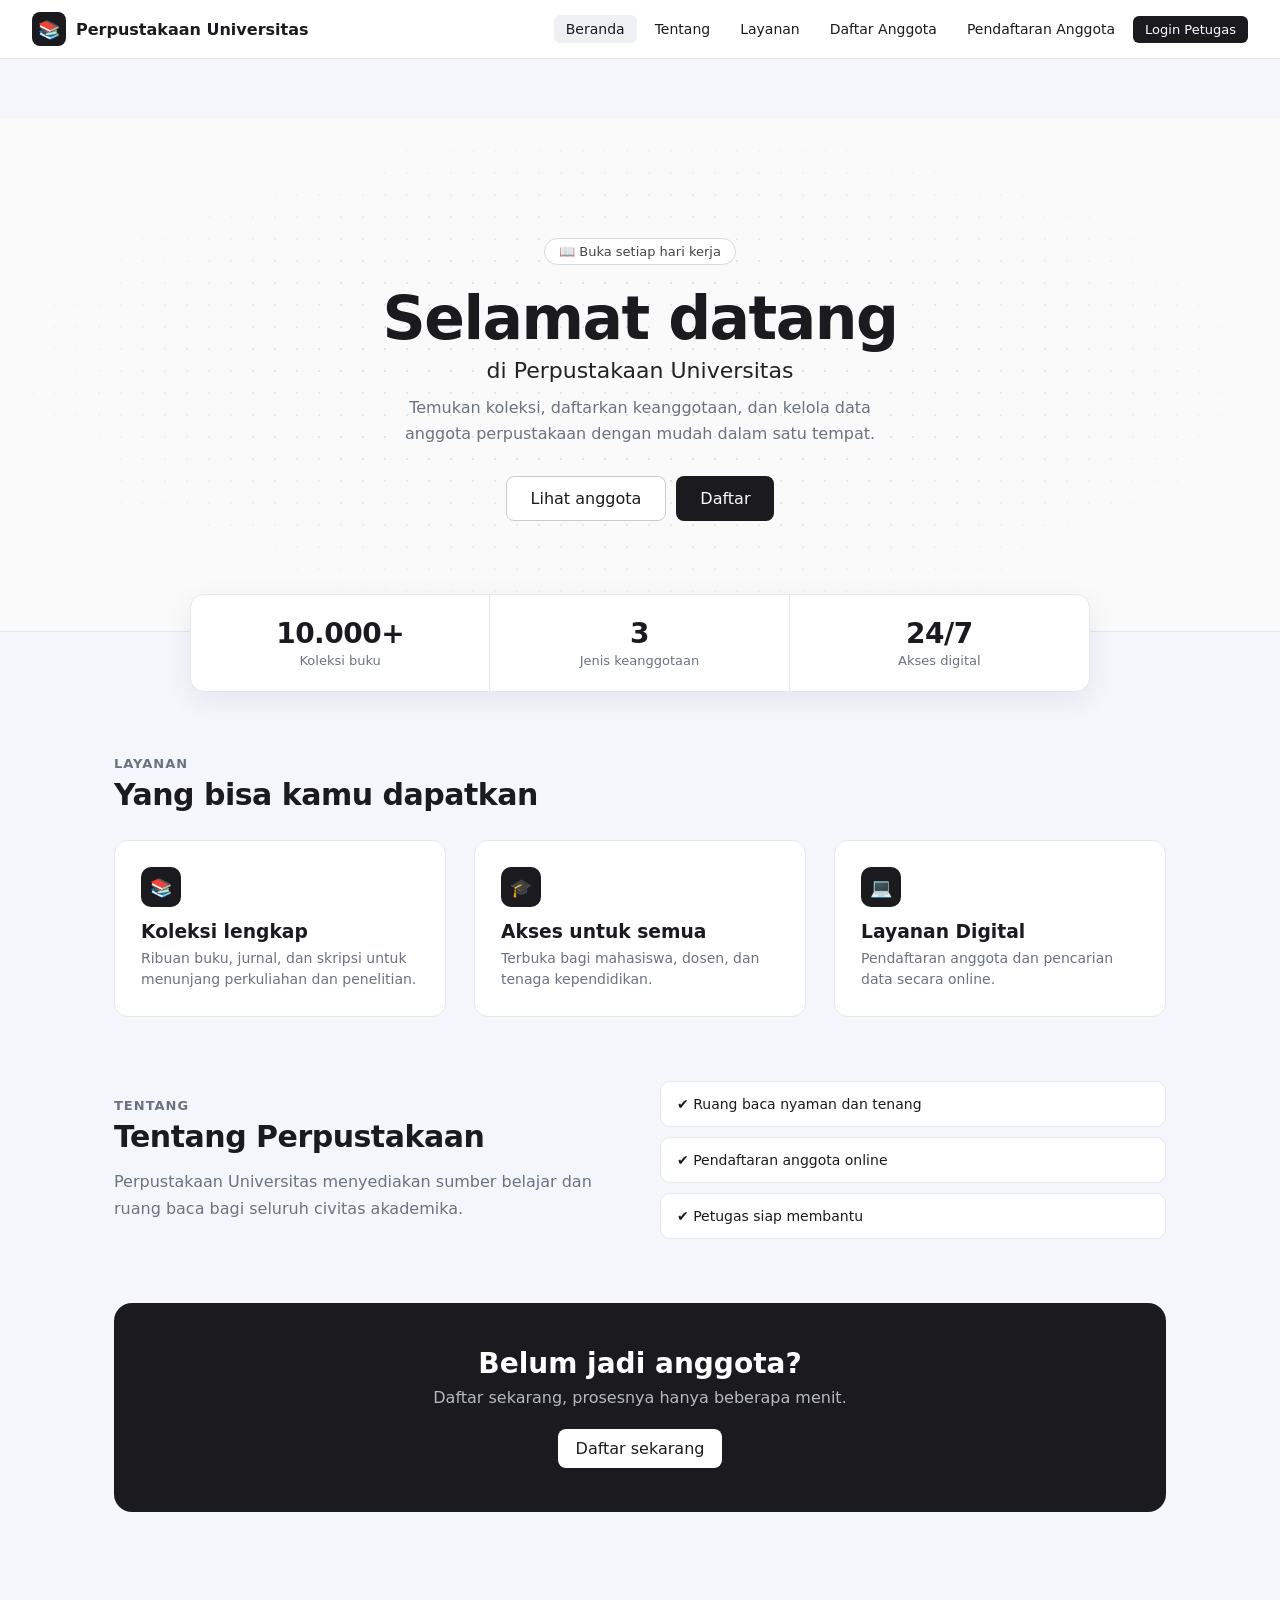
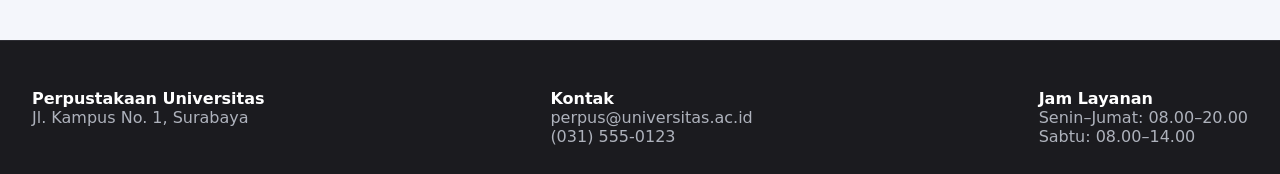
<file: ETS/index.html>
<!DOCTYPE html>
<html lang="id">
  <head>
    <meta charset="UTF-8"><meta name="viewport" content="width=device-width,initial-scale=1">
    <title>Perpustakaan Universitas</title>
    <link rel="stylesheet" href="style.css">
  </head>
<body>
<div id="nav"></div>
<main>
<section class="hero" id="beranda">
  <span class="badge">📖 Buka setiap hari kerja</span>
  <h1>Selamat datang</h1>
  <p class="lead">di Perpustakaan Universitas</p>
  <p class="desc">Temukan koleksi, daftarkan keanggotaan, dan kelola data anggota perpustakaan dengan mudah dalam satu tempat.</p>
  <div class="btns"><a class="btn light" href="anggota.html">Lihat anggota</a><a class="btn dark" href="daftar.html">Daftar</a></div>
</section>

<div class="stats">
  <div class="stat"><b>10.000+</b><span>Koleksi buku</span></div>
  <div class="stat"><b>3</b><span>Jenis keanggotaan</span></div>
  <div class="stat"><b>24/7</b><span>Akses digital</span></div>
</div>

<section class="section reveal" id="layanan">
  <div class="eyebrow">Layanan</div>
  <h2>Yang bisa kamu dapatkan</h2>
  <div class="features">
    <div class="feature"><div class="ico">📚</div><h3>Koleksi lengkap</h3><p>Ribuan buku, jurnal, dan skripsi untuk menunjang perkuliahan dan penelitian.</p></div>
    <div class="feature"><div class="ico">🎓</div><h3>Akses untuk semua</h3><p>Terbuka bagi mahasiswa, dosen, dan tenaga kependidikan.</p></div>
    <div class="feature"><div class="ico">💻</div><h3>Layanan Digital</h3><p>Pendaftaran anggota dan pencarian data secara online.</p></div>
  </div>
</section>

<section class="section reveal" id="tentang" style="padding-top:0">
  <div class="about">
    <div>
      <div class="eyebrow">Tentang</div>
      <h2 style="margin-bottom:14px">Tentang Perpustakaan</h2>
      <p>Perpustakaan Universitas menyediakan sumber belajar dan ruang baca bagi seluruh civitas akademika.</p>
    </div>
    <ul>
      <li>✔ Ruang baca nyaman dan tenang</li>
      <li>✔ Pendaftaran anggota online</li>
      <li>✔ Petugas siap membantu</li>
    </ul>
  </div>
</section>

<section class="cta reveal">
  <h2>Belum jadi anggota?</h2>
  <p>Daftar sekarang, prosesnya hanya beberapa menit.</p>
  <a class="btn" href="daftar.html">Daftar sekarang</a>
</section>
</main>
<div id="foot"></div>
<script src="app.js"></script>
<script>
layout('beranda');
const io = new IntersectionObserver(es => es.forEach(e => { if(e.isIntersecting){ e.target.classList.add('in'); io.unobserve(e.target); } }), {threshold:.15});
document.querySelectorAll('.reveal').forEach(el => io.observe(el));
</script>
</body></html>
</file>
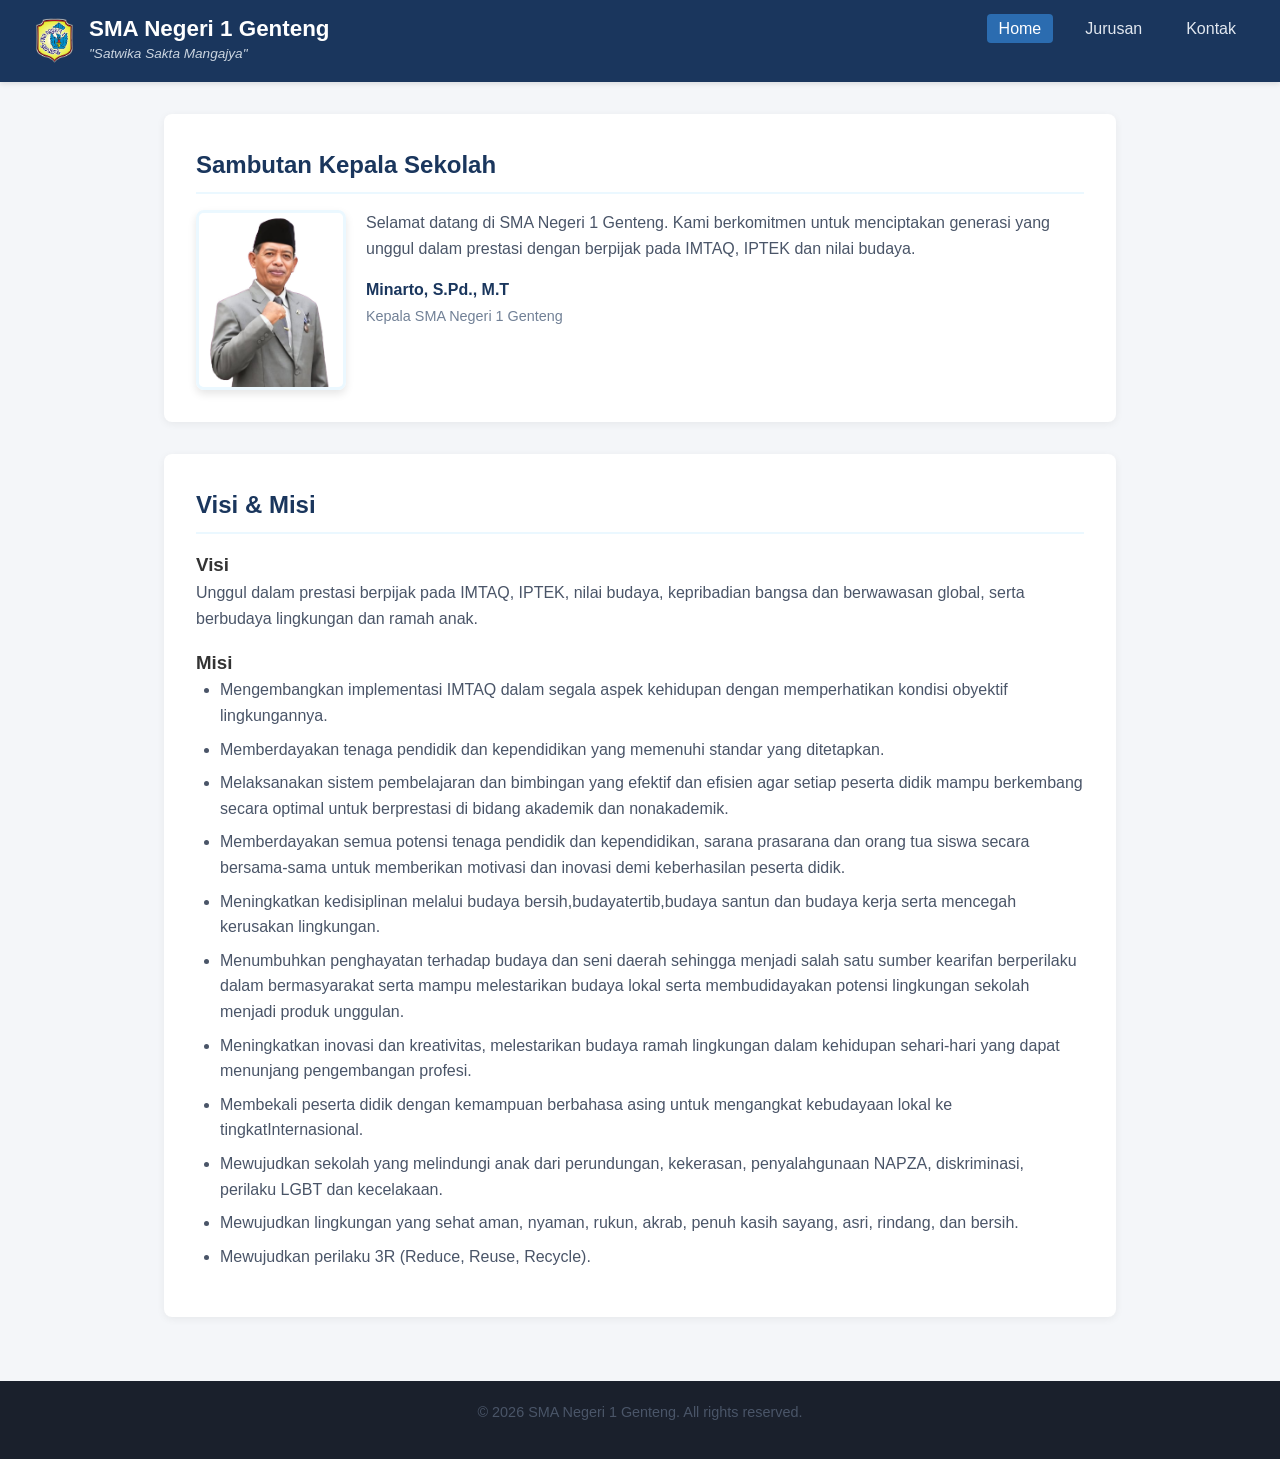
<file: Tugas 2/index.html>
<!DOCTYPE html>
<html lang="id">
<head>
    <meta charset="UTF-8">
    <meta name="viewport" content="width=device-width, initial-scale=1.0">
    <title>SMA Negeri 1 Genteng - Home</title>
    <link rel="stylesheet" href="style.css">
</head>
<body>

    <header>
        <div class="logo-container">
            <img src="logo smagen.png" alt="Logo Sekolah">
            <div class="header-text">
                <h1>SMA Negeri 1 Genteng</h1>
                <p class="motto">"Satwika Sakta Mangajya"</p>
            </div>
        </div>
        <nav>
            <ul>
                <li><a href="index.html" class="active">Home</a></li>
                <li><a href="jurusan.html">Jurusan</a></li>
                <li><a href="kontak.html">Kontak</a></li>
            </ul>
        </nav>
    </header>

    <main>
        <section class="card">
        <h2>Sambutan Kepala Sekolah</h2>
        <div class="kepala-sekolah-container">
            <img src="foto kepsek.jpeg" class="foto-kepala-sekolah">
            <div class="teks-sambutan">
                <p>Selamat datang di SMA Negeri 1 Genteng. Kami berkomitmen untuk menciptakan generasi yang unggul dalam prestasi dengan berpijak pada IMTAQ, IPTEK dan nilai budaya.</p>
                <p class="nama-kepala-sekolah"><strong>Minarto, S.Pd., M.T</strong><br><span>Kepala SMA Negeri 1 Genteng</span></p>
            </div>
        </div>
    </section>

        <section class="card">
            <h2>Visi & Misi</h2>
            
            <h3>Visi</h3>
            <p>Unggul dalam prestasi berpijak pada IMTAQ, IPTEK, nilai budaya, kepribadian bangsa dan berwawasan global, serta berbudaya lingkungan dan ramah anak.</p>

            <h3 style="margin-top: 1rem;">Misi</h3>
            <ul>
                <li>Mengembangkan implementasi IMTAQ dalam segala aspek kehidupan dengan memperhatikan kondisi obyektif lingkungannya.</li>
                <li>Memberdayakan tenaga pendidik dan kependidikan yang memenuhi standar yang ditetapkan.</li>
                <li>Melaksanakan sistem pembelajaran dan bimbingan yang efektif dan efisien agar setiap peserta didik mampu berkembang secara optimal untuk berprestasi di bidang akademik dan nonakademik.</li>
                <li>Memberdayakan semua potensi tenaga pendidik dan kependidikan, sarana prasarana dan orang tua siswa secara bersama-sama untuk memberikan motivasi dan inovasi demi keberhasilan peserta didik.</li>
                <li>Meningkatkan kedisiplinan melalui budaya bersih,budayatertib,budaya santun dan budaya kerja serta mencegah kerusakan lingkungan.</li>
                <li>Menumbuhkan penghayatan terhadap budaya dan seni daerah sehingga menjadi salah satu sumber kearifan berperilaku dalam bermasyarakat serta mampu melestarikan budaya lokal serta membudidayakan potensi lingkungan sekolah menjadi produk unggulan.</li>
                <li>Meningkatkan inovasi dan kreativitas, melestarikan budaya ramah lingkungan dalam kehidupan sehari-hari yang dapat menunjang pengembangan profesi.</li>
                <li>Membekali peserta didik dengan kemampuan berbahasa asing untuk mengangkat kebudayaan lokal ke tingkatInternasional.</li>
                <li>Mewujudkan sekolah yang melindungi anak dari perundungan, kekerasan, penyalahgunaan NAPZA, diskriminasi, perilaku LGBT dan kecelakaan.</li>
                <li>Mewujudkan lingkungan yang sehat aman, nyaman, rukun, akrab, penuh kasih sayang, asri, rindang, dan bersih.</li>
                <li>Mewujudkan perilaku 3R (Reduce, Reuse, Recycle).</li>
            </ul>
        </section>
    </main>

    <footer>
        <p>&copy; 2026 SMA Negeri 1 Genteng. All rights reserved.</p>
    </footer>

</body>
</html>
</file>
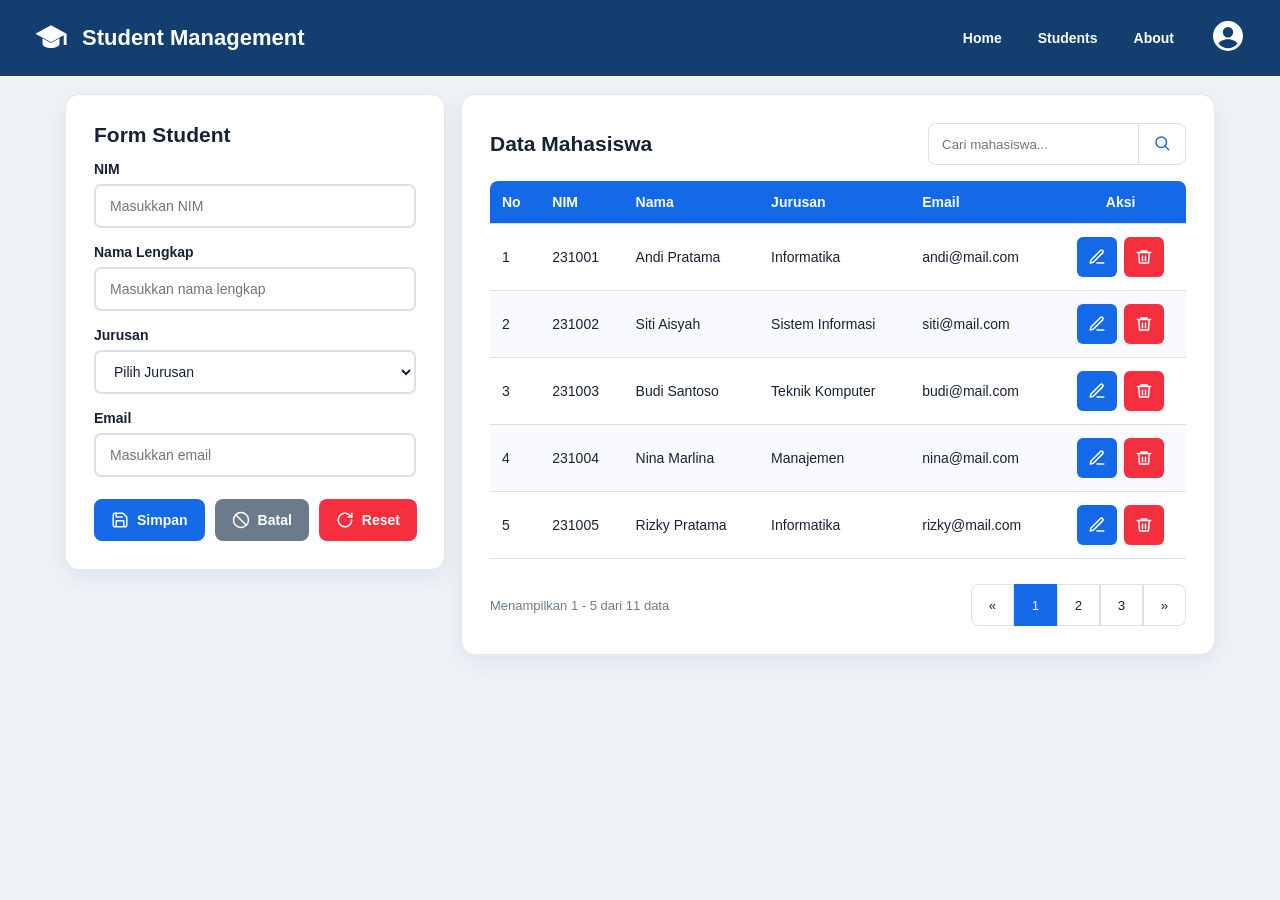
<file: W5/index.html>
<!DOCTYPE html>
<html lang="id">
<head>
  <meta charset="UTF-8">
  <meta name="viewport" content="width=device-width, initial-scale=1.0">
  <title>Student Management</title>
  <link rel="stylesheet" href="style.css">
</head>
<body>

  <!-- NAVBAR -->
  <header class="navbar">
    <div class="brand">
      <svg viewBox="0 0 24 24" style="fill:white;stroke:none"><path d="M12 3 1 9l11 6 9-4.9V17h2V9L12 3zm-6 9.2V16c0 1.7 2.7 3 6 3s6-1.3 6-3v-3.8l-6 3.3-6-3.3z"/></svg>
      <span>Student Management</span>
    </div>
    <nav class="nav-menu">
      <a href="#">Home</a>
      <a href="#">Students</a>
      <a href="#">About</a>
      <span class="avatar">
        <svg viewBox="0 0 24 24"><path d="M12 2a10 10 0 1 0 0 20 10 10 0 0 0 0-20zm0 4a3.5 3.5 0 1 1 0 7 3.5 3.5 0 0 1 0-7zm0 14.2a8 8 0 0 1-6.2-3c.1-2 4.1-3.1 6.2-3.1s6.1 1.1 6.2 3.1a8 8 0 0 1-6.2 3z" style="fill:white"/></svg>
      </span>
    </nav>
  </header>

  <main class="container">

    <!-- FORM STUDENT -->
    <section class="card">
      <h2>Form Student</h2>
      <form id="studentForm">
        <div class="form-group">
          <label for="nim">NIM</label>
          <input type="text" id="nim" placeholder="Masukkan NIM" required>
        </div>
        <div class="form-group">
          <label for="nama">Nama Lengkap</label>
          <input type="text" id="nama" placeholder="Masukkan nama lengkap" required>
        </div>
        <div class="form-group">
          <label for="jurusan">Jurusan</label>
          <select id="jurusan" required>
            <option value="">Pilih Jurusan</option>
            <option>Informatika</option>
            <option>Sistem Informasi</option>
            <option>Teknik Komputer</option>
            <option>Manajemen</option>
          </select>
        </div>
        <div class="form-group">
          <label for="email">Email</label>
          <input type="email" id="email" placeholder="Masukkan email" required>
        </div>

        <div class="form-actions">
          <button type="submit" class="btn btn-primary">
            <svg viewBox="0 0 24 24"><path d="M19 21H5a2 2 0 0 1-2-2V5a2 2 0 0 1 2-2h11l5 5v11a2 2 0 0 1-2 2z"/><path d="M17 21v-8H7v8M7 3v5h8"/></svg>
            Simpan
          </button>
          <button type="button" class="btn btn-secondary" id="btnBatal">
            <svg viewBox="0 0 24 24"><circle cx="12" cy="12" r="10"/><path d="m4.9 4.9 14.2 14.2"/></svg>
            Batal
          </button>
          <button type="reset" class="btn btn-danger" id="btnReset">
            <svg viewBox="0 0 24 24"><path d="M21 12a9 9 0 1 1-3-6.7L21 8"/><path d="M21 3v5h-5"/></svg>
            Reset
          </button>
        </div>
      </form>
    </section>

    <!-- DATA MAHASISWA -->
    <section class="card">
      <div class="table-header">
        <h2>Data Mahasiswa</h2>
        <div class="search-box">
          <input type="text" id="search" placeholder="Cari mahasiswa...">
          <button type="button" aria-label="Cari">
            <svg viewBox="0 0 24 24"><circle cx="11" cy="11" r="7"/><path d="m21 21-4.3-4.3"/></svg>
          </button>
        </div>
      </div>

      <div class="table-wrap">
        <table>
          <thead>
            <tr>
              <th>No</th>
              <th>NIM</th>
              <th>Nama</th>
              <th>Jurusan</th>
              <th>Email</th>
              <th>Aksi</th>
            </tr>
          </thead>
          <tbody id="tableBody"></tbody>
        </table>
      </div>

      <div class="table-footer">
        <p id="info">Menampilkan 0 data</p>
        <div class="pagination" id="pagination"></div>
      </div>
    </section>

  </main>

  <script src="app.js"></script>
</body>
</html>
</file>
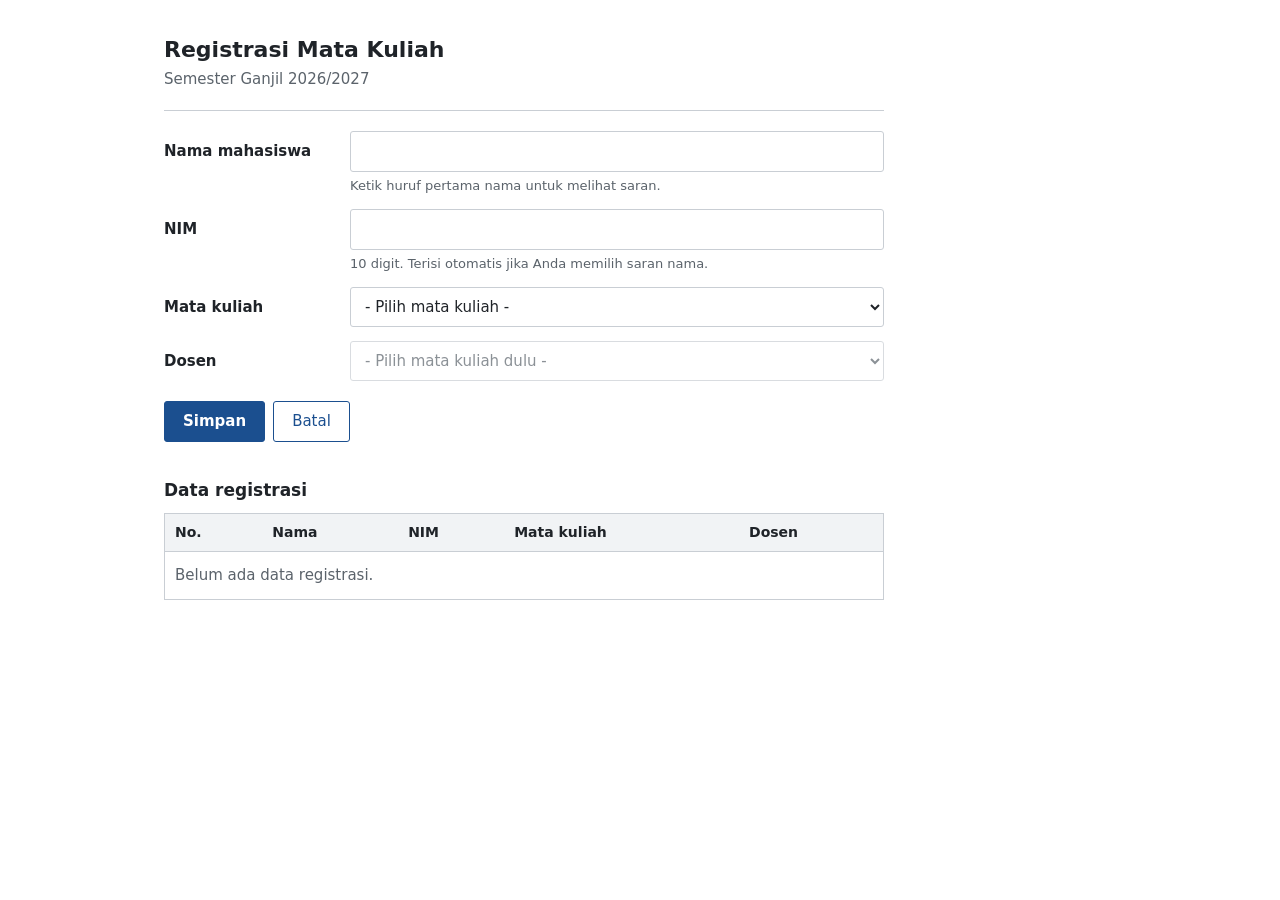
<file: W6/index.html>
<!DOCTYPE html>
<html lang="id">
<head>
  <meta charset="UTF-8">
  <meta name="viewport" content="width=device-width, initial-scale=1">
  <title>Registrasi Mata Kuliah</title>
  <link rel="stylesheet" href="style.css">
</head>
<body>
<main>
  <h1>Registrasi Mata Kuliah</h1>
  <p class="sub">Semester Ganjil 2026/2027</p>
  <hr>

  <form id="reg" novalidate autocomplete="off">
    <div class="row">
      <label for="nama">Nama mahasiswa</label>
      <div class="col">
        <div class="combo">
          <input id="nama" type="text" role="combobox" aria-autocomplete="list" aria-expanded="false"
            aria-controls="nama-list" aria-describedby="nama-note nama-err" autocapitalize="words"
            spellcheck="false" maxlength="60">
          <ul id="nama-list" class="listbox" role="listbox" aria-label="Saran nama mahasiswa" hidden></ul>
        </div>
        <p class="note" id="nama-note">Ketik huruf pertama nama untuk melihat saran.</p>
        <p class="error" id="nama-err" role="alert"></p>
      </div>
    </div>

    <div class="row">
      <label for="nim">NIM</label>
      <div class="col">
        <input id="nim" type="text" inputmode="numeric" maxlength="10" aria-describedby="nim-note nim-err">
        <p class="note" id="nim-note">10 digit. Terisi otomatis jika Anda memilih saran nama.</p>
        <p class="error" id="nim-err" role="alert"></p>
      </div>
    </div>

    <div class="row">
      <label for="matkul">Mata kuliah</label>
      <div class="col">
        <select id="matkul" aria-describedby="matkul-err"><option value="">- Pilih mata kuliah -</option></select>
        <p class="error" id="matkul-err" role="alert"></p>
      </div>
    </div>

    <div class="row">
      <label for="dosen">Dosen</label>
      <div class="col">
        <select id="dosen" disabled aria-describedby="dosen-err"><option value="">- Pilih mata kuliah dulu -</option></select>
        <p class="error" id="dosen-err" role="alert"></p>
      </div>
    </div>

    <div class="buttons">
      <button type="submit" class="btn primary">Simpan</button>
      <button type="button" class="btn plain" id="reset">Batal</button>
    </div>
    <p class="status" id="status" role="status"></p>
  </form>

  <h2>Data registrasi</h2>
  <div class="tablewrap">
    <table>
      <thead>
        <tr><th>No.</th><th>Nama</th><th>NIM</th><th>Mata kuliah</th><th>Dosen</th></tr>
      </thead>
      <tbody id="regs"></tbody>
    </table>
    <p class="empty" id="empty">Belum ada data registrasi.</p>
  </div>
</main>

<script src="script.js"></script>
</body>
</html>
</file>
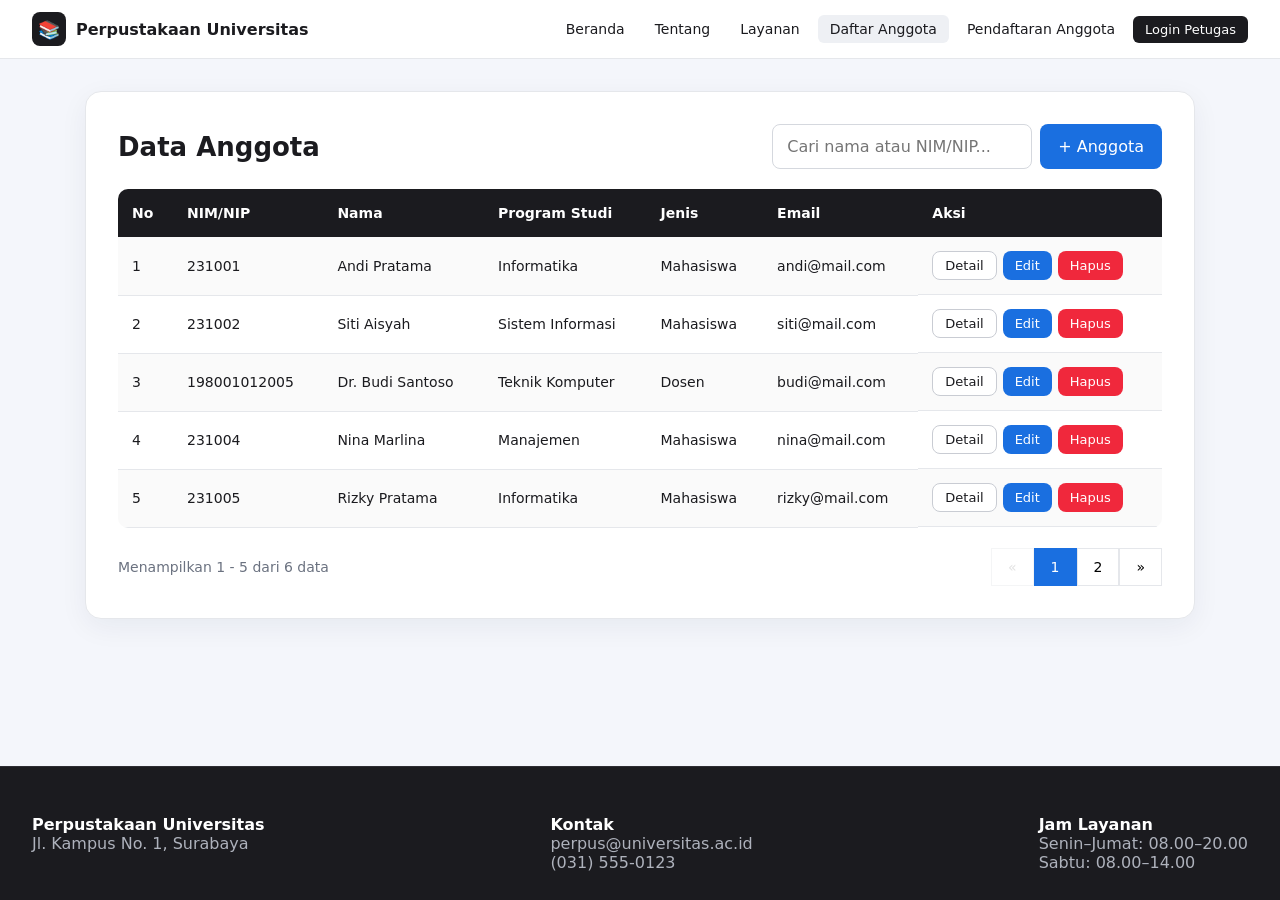
<file: ETS/anggota.html>
<!DOCTYPE html><html lang="id"><head><meta charset="UTF-8"><meta name="viewport" content="width=device-width,initial-scale=1">
<title>Daftar Anggota</title><link rel="stylesheet" href="style.css"></head><body>
<div id="nav"></div>
<main class="page">
 <div class="card">
  <div class="toolbar">
    <h2>Data Anggota</h2>
    <div class="search"><input id="q" placeholder="Cari nama atau NIM/NIP..."><a class="btn" href="daftar.html">+ Anggota</a></div>
  </div>
  <div class="table-wrap"><table>
    <thead><tr><th>No</th><th>NIM/NIP</th><th>Nama</th><th>Program Studi</th><th>Jenis</th><th>Email</th><th>Aksi</th></tr></thead>
    <tbody id="body"></tbody></table></div>
  <div class="pager"><span id="info"></span><div id="pages"></div></div>
 </div>
</main>

<dialog id="detail"><h3>Detail Anggota</h3><dl id="dl"></dl>
  <div class="actions"><button class="btn gray" onclick="detail.close()">Tutup</button></div></dialog>
<dialog id="confirm"><h3>Hapus anggota?</h3><p id="cmsg"></p>
  <div class="actions"><button class="btn red" id="yes">Hapus</button><button class="btn gray" onclick="confirm_.close()">Batal</button></div></dialog>

<div id="foot"></div>
<script src="app.js"></script>
<script>
layout('anggota');
const PER = 5; let page = 1, delId = null;
const detail = document.getElementById('detail'), confirm_ = document.getElementById('confirm');

function filtered(){
  const q = document.getElementById('q').value.trim().toLowerCase();
  return getAll().filter(a => a.nama.toLowerCase().includes(q) || a.nim.toLowerCase().includes(q));
}
function render(){
  const list = filtered(), total = list.length, pages = Math.max(1, Math.ceil(total/PER));
  if(page > pages) page = pages;
  const start = (page-1)*PER, rows = list.slice(start, start+PER);
  document.getElementById('body').innerHTML = rows.length ? rows.map((a,i)=>`
    <tr><td>${start+i+1}</td><td>${esc(a.nim)}</td><td>${esc(a.nama)}</td><td>${esc(a.prodi)}</td><td>${esc(a.jenis)}</td><td>${esc(a.email)}</td>
    <td class="act"><button class="btn light sm" onclick="showDetail(${a.id})">Detail</button>
    <a class="btn sm" href="daftar.html?id=${a.id}">Edit</a>
    <button class="btn red sm" onclick="askDelete(${a.id})">Hapus</button></td></tr>`).join('')
    : `<tr><td colspan="7" class="empty">Data tidak ditemukan</td></tr>`;
  document.getElementById('info').textContent = total ? `Menampilkan ${start+1} - ${start+rows.length} dari ${total} data` : 'Tidak ada data';
  let p = `<button ${page===1?'disabled':''} onclick="go(${page-1})">«</button>`;
  for(let i=1;i<=pages;i++) p += `<button class="${i===page?'on':''}" onclick="go(${i})">${i}</button>`;
  p += `<button ${page===pages?'disabled':''} onclick="go(${page+1})">»</button>`;
  document.getElementById('pages').innerHTML = p;
}
function go(n){ page = n; render(); }
document.getElementById('q').addEventListener('input', ()=>{ page = 1; render(); });

function showDetail(id){
  const a = getAll().find(x=>x.id===id); if(!a) return toast('Data tidak ditemukan','error');
  const f = [['Nama',a.nama],['NIM/NIP',a.nim],['Program Studi',a.prodi],['Alamat',a.alamat],['No. Telepon',a.telp],['Email',a.email],['Keanggotaan',a.jenis]];
  document.getElementById('dl').innerHTML = f.map(([k,v])=>`<dt>${k}</dt><dd>${esc(v)}</dd>`).join('');
  detail.showModal();
}
function askDelete(id){
  const a = getAll().find(x=>x.id===id); if(!a) return;
  delId = id; document.getElementById('cmsg').textContent = `Anggota "${a.nama}" akan dihapus permanen.`;
  confirm_.showModal();
}
document.getElementById('yes').onclick = () => {
  try{
    saveAll(getAll().filter(x=>x.id!==delId));
    toast('Data anggota berhasil dihapus');
  }catch(e){ toast('Gagal menghapus data','error'); }
  confirm_.close(); render();
};
render();
</script></body></html>
</file>
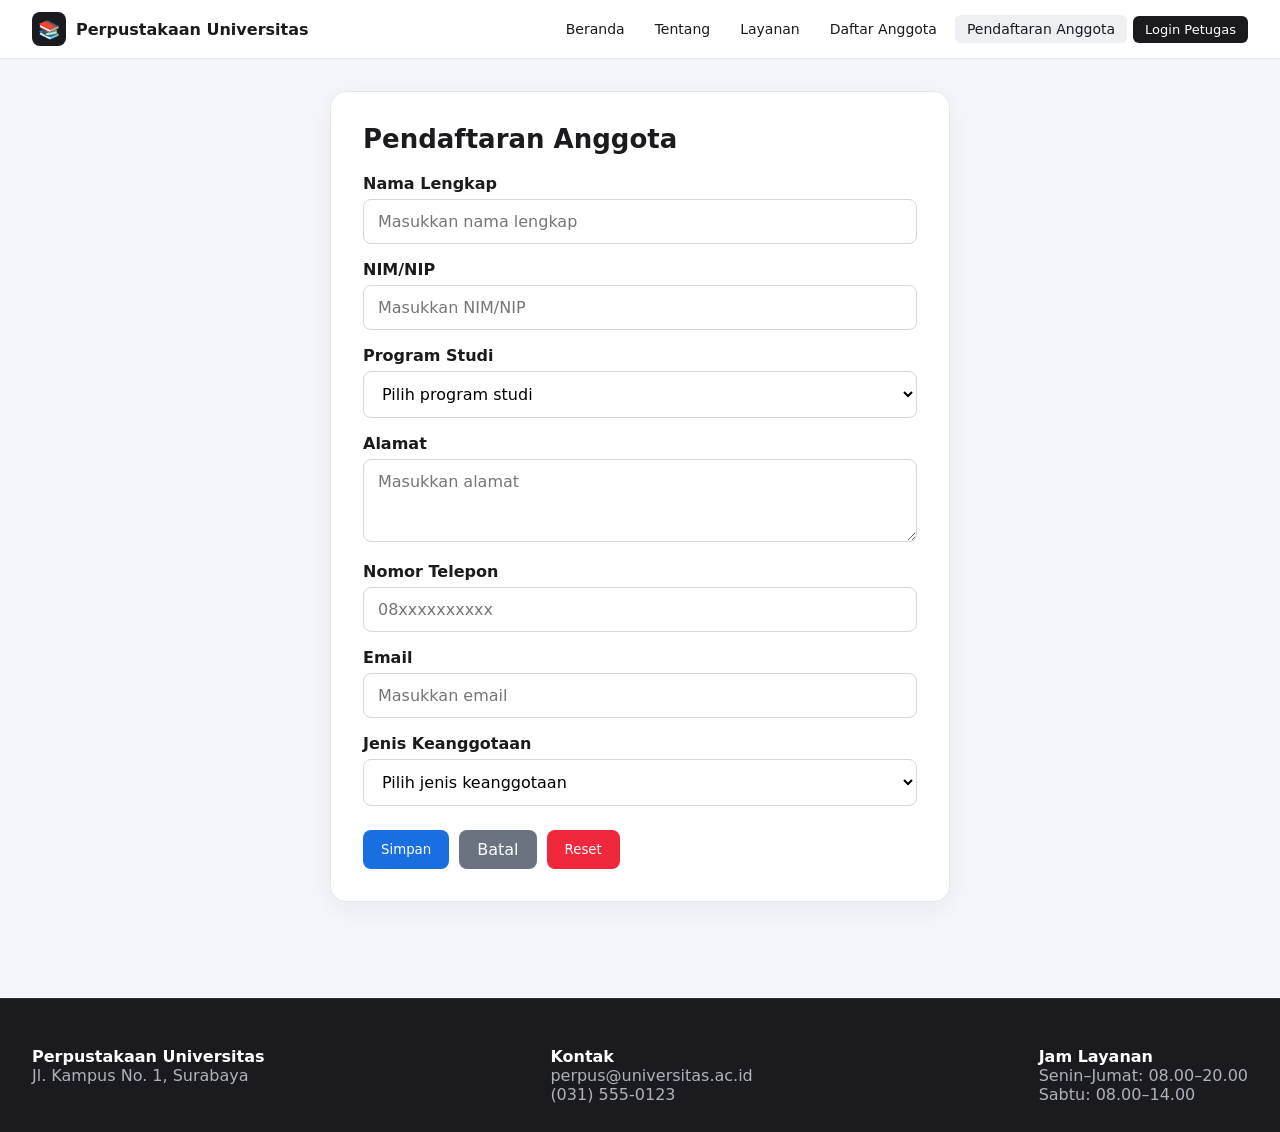
<file: ETS/daftar.html>
<!DOCTYPE html><html lang="id"><head><meta charset="UTF-8"><meta name="viewport" content="width=device-width,initial-scale=1">
<title>Pendaftaran Anggota</title><link rel="stylesheet" href="style.css"></head><body>
<div id="nav"></div>
<main class="page">
 <div class="card form-card">
  <h2 id="title">Pendaftaran Anggota</h2>
  <form id="f" novalidate>
    <label for="nama">Nama Lengkap</label><input id="nama" placeholder="Masukkan nama lengkap"><div class="err"></div>
    <label for="nim">NIM/NIP</label><input id="nim" placeholder="Masukkan NIM/NIP"><div class="err"></div>
    <label for="prodi">Program Studi</label><select id="prodi"><option value="">Pilih program studi</option></select><div class="err"></div>
    <label for="alamat">Alamat</label><textarea id="alamat" rows="3" placeholder="Masukkan alamat"></textarea><div class="err"></div>
    <label for="telp">Nomor Telepon</label><input id="telp" type="tel" placeholder="08xxxxxxxxxx"><div class="err"></div>
    <label for="email">Email</label><input id="email" type="email" placeholder="Masukkan email"><div class="err"></div>
    <label for="jenis">Jenis Keanggotaan</label>
    <select id="jenis"><option value="">Pilih jenis keanggotaan</option><option>Mahasiswa</option><option>Dosen</option><option>Tenaga Kependidikan</option></select><div class="err"></div>
    <div class="actions">
      <button class="btn" type="submit">Simpan</button>
      <a class="btn gray" href="anggota.html">Batal</a>
      <button class="btn red" type="reset">Reset</button>
    </div>
  </form>
 </div>
</main>
<div id="foot"></div>
<script src="app.js"></script>
<script>
layout('daftar');
const $ = id => document.getElementById(id);
const fields = ['nama','nim','prodi','alamat','telp','email','jenis'];
PRODI.forEach(p => $('prodi').insertAdjacentHTML('beforeend', `<option>${p}</option>`));

const editId = Number(new URLSearchParams(location.search).get('id')) || null;
if(editId){
  const a = getAll().find(x=>x.id===editId);
  if(a){ $('title').textContent = 'Edit Data Anggota'; fields.forEach(k => $(k).value = a[k]); }
  else { flash('Data anggota tidak ditemukan','error'); location.href = 'anggota.html'; }
}

function setErr(id, msg){
  const el = $(id); el.classList.toggle('invalid', !!msg);
  el.parentNode.querySelector(`#${id} + .err`).textContent = msg || '';
  return !msg;
}
function validate(){
  const v = Object.fromEntries(fields.map(k => [k, $(k).value.trim()]));
  const list = getAll();
  let ok = true;
  ok = setErr('nama', v.nama.length < 3 ? 'Nama minimal 3 karakter' : '') && ok;
  ok = setErr('nim', !/^\d{5,20}$/.test(v.nim) ? 'NIM/NIP harus angka (5–20 digit)'
        : list.some(a => a.nim === v.nim && a.id !== editId) ? 'NIM/NIP sudah terdaftar' : '') && ok;
  ok = setErr('prodi', !v.prodi ? 'Pilih program studi' : '') && ok;
  ok = setErr('alamat', v.alamat.length < 5 ? 'Alamat minimal 5 karakter' : '') && ok;
  ok = setErr('telp', !/^(\+62|0)\d{8,13}$/.test(v.telp) ? 'Nomor telepon tidak valid' : '') && ok;
  ok = setErr('email', !/^[^\s@]+@[^\s@]+\.[^\s@]+$/.test(v.email) ? 'Format email tidak valid' : '') && ok;
  ok = setErr('jenis', !v.jenis ? 'Pilih jenis keanggotaan' : '') && ok;
  return ok ? v : null;
}
$('f').addEventListener('submit', e => {
  e.preventDefault();
  const v = validate();
  if(!v) return toast('Periksa kembali isian formulir','error');
  try{
    const list = getAll();
    if(editId){ const i = list.findIndex(a=>a.id===editId); list[i] = {...list[i], ...v}; }
    else list.push({id: Date.now(), ...v});
    saveAll(list);
    flash(editId ? 'Data anggota berhasil diperbarui' : 'Anggota baru berhasil didaftarkan');
    location.href = 'anggota.html';
  }catch(err){ toast('Gagal menyimpan data','error'); }
});
$('f').addEventListener('reset', () => document.querySelectorAll('.err').forEach(e=>e.textContent=''));
</script></body></html>
</file>
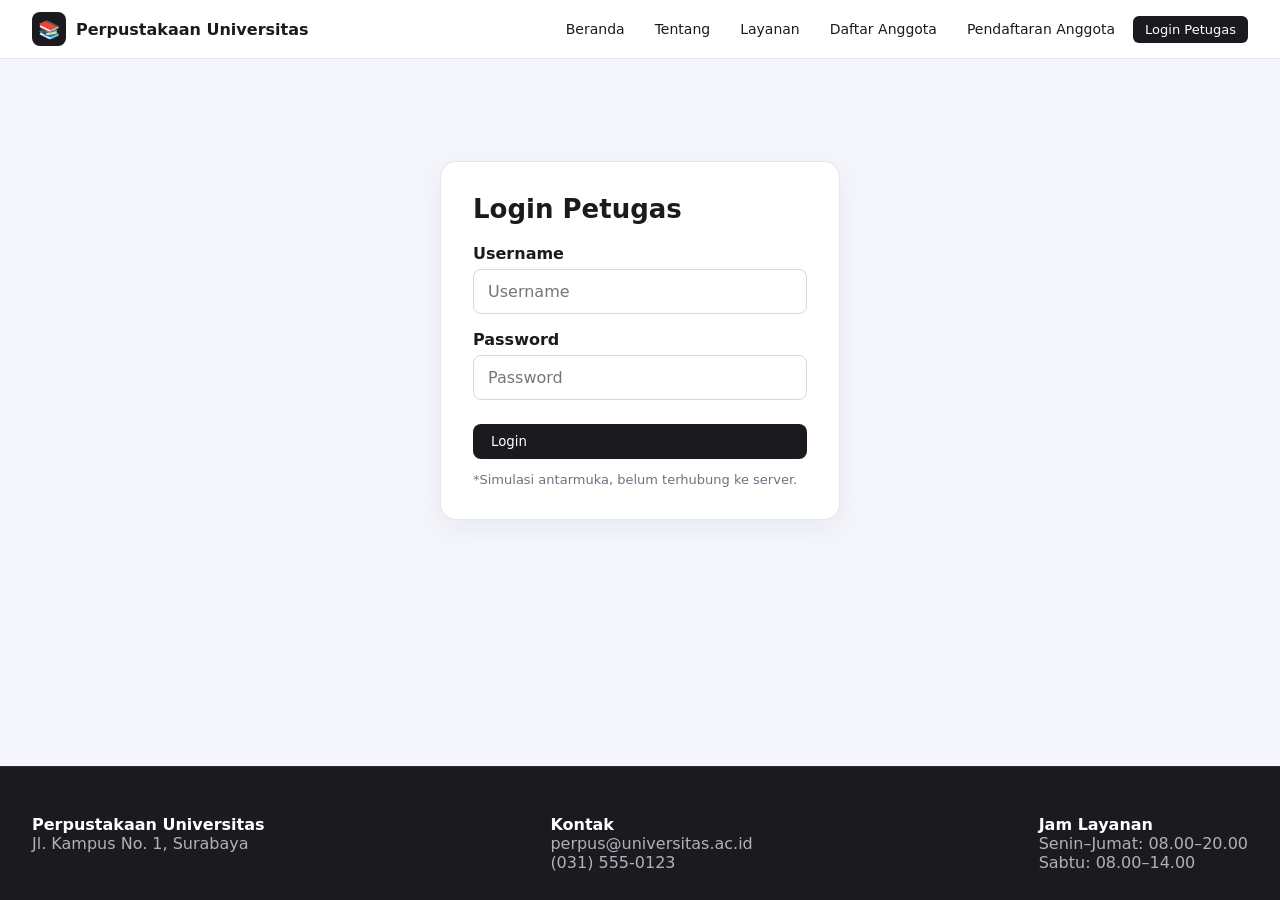
<file: ETS/login.html>
<!DOCTYPE html><html lang="id"><head><meta charset="UTF-8"><meta name="viewport" content="width=device-width,initial-scale=1">
<title>Login Petugas</title><link rel="stylesheet" href="style.css"></head><body>
<div id="nav"></div>
<main class="page"><div class="card login">
  <h2>Login Petugas</h2>
  <form id="f"><label for="u">Username</label><input id="u" placeholder="Username"><label for="p">Password</label><input id="p" type="password" placeholder="Password">
  <div class="actions"><button class="btn dark" style="width:100%" type="submit">Login</button></div></form>
  <p style="color:#6b7280;font-size:13px;margin-bottom:0">*Simulasi antarmuka, belum terhubung ke server.</p>
</div></main>
<div id="foot"></div>
<script src="app.js"></script>
<script>
layout('');
document.getElementById('f').onsubmit = e => { e.preventDefault();
  if(!u.value.trim() || !p.value) return toast('Username dan password wajib diisi','error');
  flash('Login berhasil (simulasi)'); location.href = 'anggota.html'; };
</script></body></html>
</file>
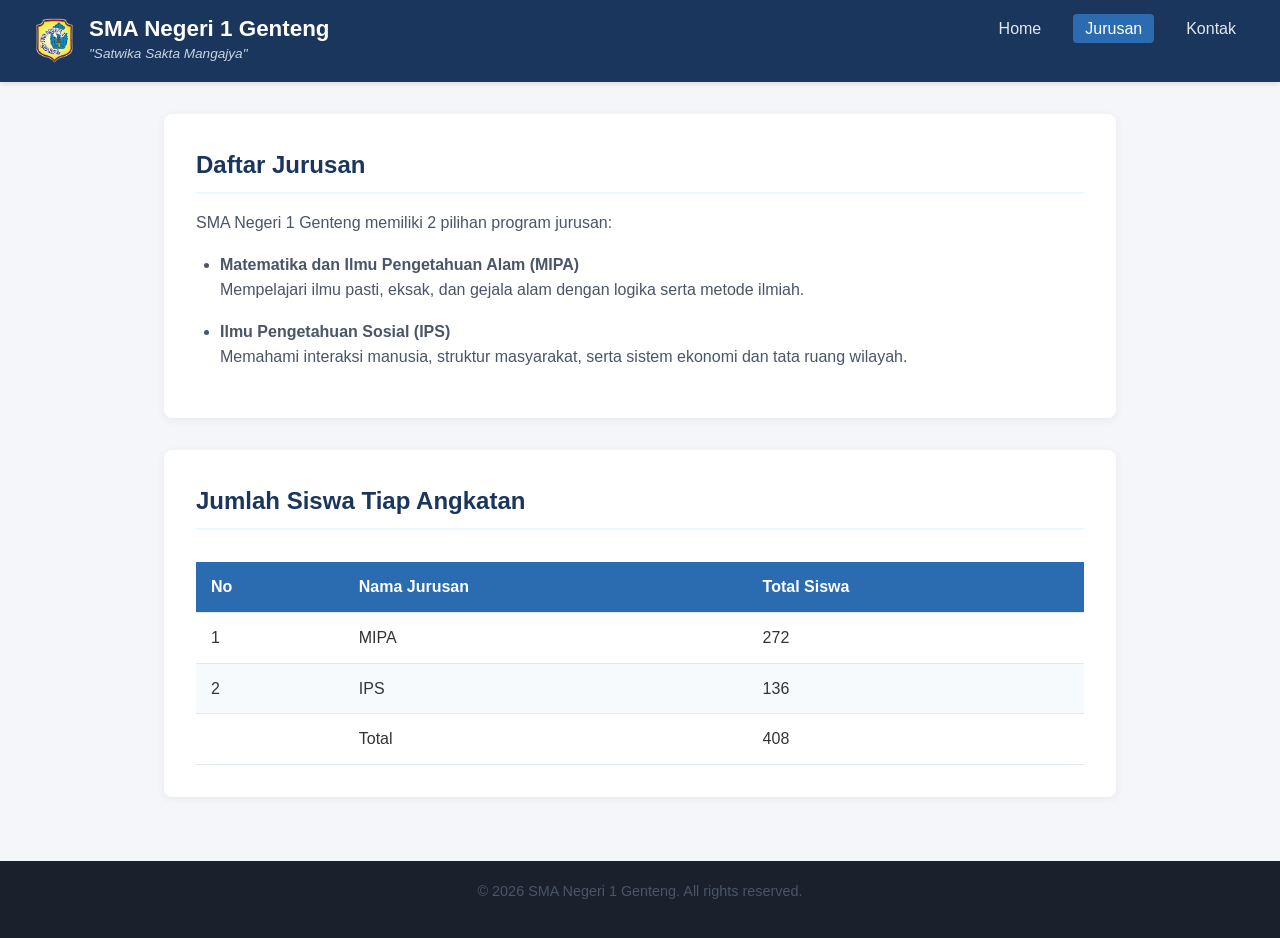
<file: Tugas 2/jurusan.html>
<!DOCTYPE html>
<html lang="id">
<head>
    <meta charset="UTF-8">
    <meta name="viewport" content="width=device-width, initial-scale=1.0">
    <title>Daftar Jurusan - SMA Negeri 1 Genteng</title>
    <link rel="stylesheet" href="style.css">
</head>
<body>

    <header>
        <div class="logo-container">
            <img src="logo smagen.png" alt="Logo Sekolah">
            <div class="header-text">
                <h1>SMA Negeri 1 Genteng</h1>
                <p class="motto">"Satwika Sakta Mangajya"</p>
            </div>
        </div>
        <nav>
            <ul>
                <li><a href="index.html">Home</a></li>
                <li><a href="jurusan.html" class="active">Jurusan</a></li>
                <li><a href="kontak.html">Kontak</a></li>
            </ul>
        </nav>
    </header>

    <main>
        <section class="card">
            <h2>Daftar Jurusan</h2>
            <p>SMA Negeri 1 Genteng memiliki 2 pilihan program jurusan:</p>

            <ul>
                <li>
                    <strong>Matematika dan Ilmu Pengetahuan Alam (MIPA)</strong>
                    <p>Mempelajari ilmu pasti, eksak, dan gejala alam dengan logika serta metode ilmiah.</p>
                </li>
                <li>
                    <strong>Ilmu Pengetahuan Sosial (IPS)</strong>
                    <p>Memahami interaksi manusia, struktur masyarakat, serta sistem ekonomi dan tata ruang wilayah.</p>
                </li>
            </ul>
        </section>

        <section class="card">
            <h2>Jumlah Siswa Tiap Angkatan</h2>
            <div class="table-container">
                <table>
                    <thead>
                        <tr>
                            <th>No</th>
                            <th>Nama Jurusan</th>
                            <th>Total Siswa</th>
                        </tr>
                    </thead>
                    <tbody>
                        <tr>
                            <td>1</td>
                            <td>MIPA</td>
                            <td>272</td>
                        </tr>
                        <tr>
                            <td>2</td>
                            <td>IPS</td>
                            <td>136</td>
                        </tr>
                        <tr>
                            <td></td>
                            <td>Total</td>
                            <td>408</td>
                        </tr>
                    </tbody>
                </table>
            </div>
        </section>
    </main>

    <footer>
        <p>&copy; 2026 SMA Negeri 1 Genteng. All rights reserved.</p>
    </footer>

</body>
</html>
</file>
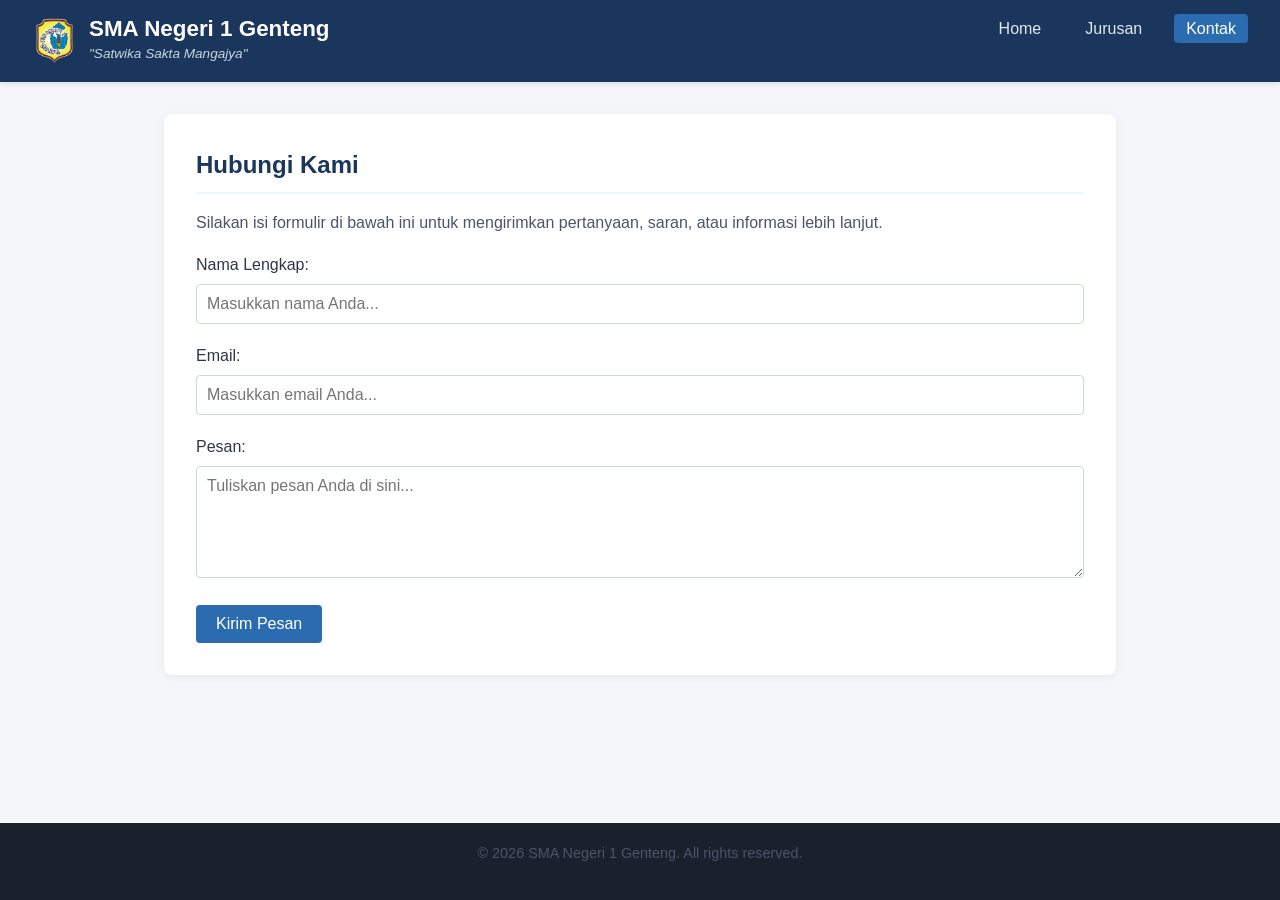
<file: Tugas 2/kontak.html>
<!DOCTYPE html>
<html lang="id">
<head>
    <meta charset="UTF-8">
    <meta name="viewport" content="width=device-width, initial-scale=1.0">
    <title>Kontak Kami - SMA Negeri 1 Genteng</title>
    <link rel="stylesheet" href="style.css">
</head>
<body>

    <header>
        <div class="logo-container">
            <img src="logo smagen.png" alt="Logo Sekolah">
            <div class="header-text">
                <h1>SMA Negeri 1 Genteng</h1>
                <p class="motto">"Satwika Sakta Mangajya"</p>
            </div>
        </div>
        <nav>
            <ul>
                <li><a href="index.html">Home</a></li>
                <li><a href="jurusan.html">Jurusan</a></li>
                <li><a href="kontak.html" class="active">Kontak</a></li>
            </ul>
        </nav>
    </header>

    <main>
        <section class="card">
            <h2>Hubungi Kami</h2>
            <p>Silakan isi formulir di bawah ini untuk mengirimkan pertanyaan, saran, atau informasi lebih lanjut.</p>

            <form action="#" method="POST">
                <div class="form-group">
                    <label for="nama">Nama Lengkap:</label>
                    <input type="text" id="nama" name="nama" placeholder="Masukkan nama Anda..." required>
                </div>

                <div class="form-group">
                    <label for="email">Email:</label>
                    <input type="email" id="email" name="email" placeholder="Masukkan email Anda..." required>
                </div>

                <div class="form-group">
                    <label for="pesan">Pesan:</label>
                    <textarea id="pesan" name="pesan" rows="5" placeholder="Tuliskan pesan Anda di sini..." required></textarea>
                </div>

                <button type="submit">Kirim Pesan</button>
            </form>
        </section>
    </main>

    <footer>
        <p>&copy; 2026 SMA Negeri 1 Genteng. All rights reserved.</p>
    </footer>

</body>
</html>
</file>
<file: ETS/style.css>
:root {
  --blue: #1a6fe0;
  --dark: #1b1b1f;
  --bg: #f4f6fb;
  --muted: #6b7280;
  --line: #e5e7eb;
  --red: #f0283c;
  --green: #16a34a;
}

/* Base */

* {
  box-sizing: border-box;
}

html {
  scroll-behavior: smooth;
}

body {
  min-height: 100vh;
  margin: 0;
  display: flex;
  flex-direction: column;

  padding-top: 59px;

  font-family: Inter, system-ui, "Segoe UI", sans-serif;
  color: var(--dark);
  background: var(--bg);
}

main {
  flex: 1;

  padding-top: 59px;
}

a {
  color: inherit;
  text-decoration: none;
}

/* Navigation */

.nav {
  position: fixed;
  top: 0;
  left: 0;
  right: 0;
  z-index: 1000;

  display: flex;
  align-items: center;
  justify-content: space-between;
  flex-wrap: wrap;
  gap: 8px;

  padding: 12px 32px;

  background: rgba(255, 255, 255, 0.95);
  border-bottom: 1px solid var(--line);

  backdrop-filter: blur(10px);
  -webkit-backdrop-filter: blur(10px);
}

.brand {
  display: flex;
  align-items: center;
  gap: 10px;

  font-weight: 700;
}

.logo {
  width: 34px;
  height: 34px;

  display: grid;
  place-items: center;

  border-radius: 8px;
  background: var(--dark);
  color: #fff;

  font-size: 18px;
}

.nav ul {
  display: flex;
  align-items: center;
  flex-wrap: wrap;
  gap: 6px;

  margin: 0;
  padding: 0;

  list-style: none;
}

.nav li a {
  display: block;
  padding: 6px 12px;

  border-radius: 6px;

  font-size: 14px;
}

.nav li a:hover,
.nav li a.active {
  background: #eef0f4;
}

/* Buttons */

.btn {
  display: inline-flex;
  align-items: center;
  gap: 6px;

  padding: 10px 18px;

  border: 0;
  border-radius: 8px;

  background: var(--blue);
  color: #fff;

  font: 600 14px inherit;
  font-family: inherit;

  cursor: pointer;
}

.btn.dark {
  background: var(--dark);
}

.btn.gray {
  background: #6b7280;
}

.btn.red {
  background: var(--red);
}

.btn.light {
  background: #fff;
  color: var(--dark);
  border: 1px solid #c9ccd3;
}

.btn.sm {
  padding: 6px 12px;
  font-size: 13px;
}

/* Landing / Hero */

.hero {
  position: relative;
  overflow: hidden;

  padding: 120px 20px 110px;

  text-align: center;

  background: #fafafa;
  border-bottom: 1px solid var(--line);
}

.hero::before {
  content: "";

  position: absolute;
  inset: 0;

  background-image:
    radial-gradient(
      #d9dce3 1px,
      transparent 1px
    );
  background-size: 22px 22px;

  opacity: 0.7;

  mask-image:
    radial-gradient(
      ellipse at center,
      #000 30%,
      transparent 75%
    );

  -webkit-mask-image:
    radial-gradient(
      ellipse at center,
      #000 30%,
      transparent 75%
    );
}

.hero > * {
  position: relative;
}

.badge {
  display: inline-block;

  margin-bottom: 22px;
  padding: 5px 14px;

  border: 1px solid #d5d8de;
  border-radius: 999px;

  background: #fff;
  color: #444;

  font-size: 13px;
}

.hero h1 {
  margin: 0 0 8px;

  font-size: 60px;
  line-height: 1.05;
  letter-spacing: -1.5px;
}

.hero p {
  margin: 0 0 24px;
  font-size: 22px;
}

.hero p.lead {
  margin: 0 0 12px;

  color: #222;
  font-size: 22px;
}

.hero p.desc {
  max-width: 520px;
  margin: 0 auto 30px;

  color: var(--muted);

  font-size: 16px;
  line-height: 1.6;
}

.hero .btn {
  padding: 12px 24px;

  transition:
    transform 0.15s,
    box-shadow 0.15s;
}

.hero .btn:hover {
  transform: translateY(-2px);
  box-shadow: 0 8px 18px rgba(0, 0, 0, 0.12);
}

.hero .btns {
  display: flex;
  justify-content: center;
  gap: 10px;
}

/* Stats */

.stats {
  position: relative;

  display: grid;
  grid-template-columns: repeat(
    auto-fit,
    minmax(160px, 1fr)
  );

  max-width: 900px;
  margin: -38px auto 0;

  background: #fff;
  border: 1px solid var(--line);
  border-radius: 14px;

  box-shadow: 0 8px 28px rgba(20, 30, 60, 0.07);
}

.stat {
  padding: 22px;

  text-align: center;

  border-right: 1px solid var(--line);
}

.stat:last-child {
  border-right: 0;
}

.stat b {
  display: block;

  font-size: 28px;
  letter-spacing: -0.5px;
}

.stat span {
  color: var(--muted);
  font-size: 13px;
}

/* Sections */

.section {
  max-width: 1100px;
  margin: 0 auto;
  padding: 64px 24px;
}

.section h2 {
  margin-top: 0;
  margin-bottom: 28px;

  font-size: 30px;
  letter-spacing: -0.5px;
}

.eyebrow {
  margin-bottom: 6px;

  color: var(--muted);

  font-size: 13px;
  font-weight: 600;
  letter-spacing: 1px;
  text-transform: uppercase;
} 

/* Footer */

footer {
  margin-top: 64px;
  padding: 48px 32px 28px;

  background: var(--dark);
  color: #aeb2bc;

  display: flex;
  flex-wrap: wrap;
  justify-content: space-between;
  gap: 40px;

  border-top: 1px solid #2d2d33;
}

footer b {
  color: #fff;
}

footer a {
  color: #aeb2bc;
  transition: color 0.2s ease;
}

footer a:hover {
  color: #fff;
}

/*Features */

.features {
  display: grid;
  grid-template-columns: repeat(
    auto-fit,
    minmax(240px, 1fr)
  );

  gap: 28px;
}

.feature {
  padding: 26px;

  background: #fff;
  border: 1px solid var(--line);
  border-radius: 14px;

  transition:
    transform 0.2s,
    box-shadow 0.2s;
}

.feature:hover {
  transform: translateY(-4px);
  box-shadow: 0 12px 26px rgba(20, 30, 60, 0.08);
}

.feature h3 {
  margin: 0 0 6px;
}

.feature p {
  margin: 0;

  color: var(--muted);

  font-size: 14px;
  line-height: 1.5;
}

.ico {
  width: 40px;
  height: 40px;

  display: grid;
  place-items: center;

  margin-bottom: 14px;

  border-radius: 10px;

  background: var(--dark);
  color: #fff;

  font-size: 18px;
}

/* About*/

.about {
  display: grid;
  grid-template-columns: 1fr 1fr;
  align-items: center;
  gap: 40px;
}

.about p {
  margin: 0;

  color: var(--muted);

  line-height: 1.7;
}

.about ul {
  display: grid;
  gap: 10px;

  margin: 0;
  padding: 0;

  list-style: none;
}

.about li {
  padding: 14px 16px;

  background: #fff;
  border: 1px solid var(--line);
  border-radius: 10px;

  font-size: 14px;
}

/* CTA */

.cta {
  max-width: 1052px;
  margin: 0 auto 64px;
  padding: 44px;

  background: var(--dark);
  color: #fff;

  border-radius: 18px;

  text-align: center;
}

.cta h2 {
  margin: 0 0 8px;

  color: #fff;
  font-size: 28px;
}

.cta p {
  margin: 0 0 22px;

  color: #b6b9c2;
}

.cta .btn {
  background: #fff;
  color: var(--dark);
}

/* Generic Page / Cards */

.page {
  width: 100%;
  max-width: 1150px;

  margin: 32px auto;
  padding: 0 20px;
}

.card {
  padding: 32px;

  background: #fff;
  border: 1px solid var(--line);
  border-radius: 16px;

  box-shadow: 0 8px 28px rgba(20, 30, 60, 0.06);
}

.card h2 {
  margin: 0 0 20px;

  font-size: 26px;
}

.form-card {
  max-width: 620px;
  margin: 0 auto;
}

.login {
  max-width: 400px;
  margin: 70px auto;
}

/* Forms*/

label {
  display: block;

  margin: 16px 0 6px;

  font-weight: 600;
}

input,
select,
textarea {
  width: 100%;
  padding: 12px 14px;

  border: 1.5px solid #d5d8de;
  border-radius: 8px;

  background: #fff;

  font: inherit;
}

input:focus,
select:focus,
textarea:focus {
  outline: 2px solid #b9d3fa;
  border-color: var(--blue);
}

.invalid {
  border-color: var(--red);
}

.err {
  min-height: 0;
  margin-top: 4px;

  color: var(--red);
  font-size: 13px;
}

.actions {
  display: flex;
  gap: 10px;

  margin-top: 24px;
}

/* Toolbar / Search*/

.toolbar {
  display: flex;
  align-items: center;
  justify-content: space-between;
  flex-wrap: wrap;
  gap: 12px;

  margin-bottom: 20px;
}

.toolbar h2 {
  margin: 0;
}

.search {
  display: flex;
  gap: 8px;
}

.search input {
  width: 260px;
}

/* Table*/

.table-wrap {
  overflow-x: auto;
  border-radius: 10px;
}

table {
  width: 100%;
  border-collapse: collapse;
}

th {
  padding: 16px 14px;

  background: var(--dark);
  color: #fff;

  text-align: left;
  font-size: 14px;
  font-weight: 600;
}

td {
  padding: 14px;

  border-bottom: 1px solid var(--line);

  font-size: 14px;
}

tbody tr {
  transition: background 0.15s ease;
}

tbody tr:nth-child(odd) {
  background: #fafafa;
}

tbody tr:hover {
  background: #f0f4fa;
}

td.act {
  display: flex;
  gap: 6px;

  white-space: nowrap;
}

.empty {
  padding: 30px;

  color: var(--muted);

  text-align: center;
}

/* Pagination*/

.pager {
  display: flex;
  align-items: center;
  justify-content: space-between;
  flex-wrap: wrap;
  gap: 10px;

  margin-top: 20px;

  color: var(--muted);
  font-size: 14px;
}

.pager div {
  display: flex;
}

.pager button {
  padding: 10px 16px;

  border: 1px solid var(--line);

  background: #fff;

  font: inherit;

  cursor: pointer;
}

.pager button.on {
  background: var(--blue);
  border-color: var(--blue);
  color: #fff;
}

.pager button:disabled {
  opacity: 0.4;
  cursor: default;
}

/* Dialog*/

dialog {
  width: 92%;
  max-width: 440px;
  padding: 26px;

  border: 0;
  border-radius: 14px;

  box-shadow: 0 10px 40px rgba(0, 0, 0, 0.25);
}

dialog::backdrop {
  background: rgba(0, 0, 0, 0.4);
}

dialog h3 {
  margin: 0 0 14px;
}

dl {
  display: grid;
  grid-template-columns: 130px 1fr;
  gap: 8px;

  margin: 0;
}

dt {
  color: var(--muted);
}

dd {
  margin: 0;
  font-weight: 500;
}

/* Toast*/

.toast {
  position: fixed;
  top: 80px;
  right: 20px;
  z-index: 2000;

  padding: 12px 18px;

  border-radius: 8px;

  color: #fff;
  font-weight: 600;

  box-shadow: 0 6px 20px rgba(0, 0, 0, 0.2);

  animation: toastIn 0.25s ease;
}

.toast.ok {
  background: var(--green);
}

.toast.error {
  background: var(--red);
}

@keyframes toastIn {
  from {
    opacity: 0;
    transform: translateY(-10px);
  }

  to {
    opacity: 1;
    transform: translateY(0);
  }
}

/* Reveal Animation*/

.reveal {
  opacity: 0;
  transform: translateY(18px);

  transition:
    opacity 0.6s,
    transform 0.6s;
}

.reveal.in {
  opacity: 1;
  transform: none;
}

/* Responsive*/

@media (max-width: 720px) {
  .nav {
    padding: 12px 20px;
  }

  .hero {
    padding: 90px 20px 90px;
  }

  .hero h1 {
    font-size: 40px;
  }

  .hero p.lead {
    font-size: 19px;
  }

  .hero .btns {
    flex-direction: column;
    align-items: stretch;

    max-width: 280px;
    margin: 0 auto;
  }

  .about {
    grid-template-columns: 1fr;
  }

  .stat {
    border-right: 0;
    border-bottom: 1px solid var(--line);
  }

  .stat:last-child {
    border-bottom: 0;
  }

  .cta {
    margin: 0 16px 48px;
    padding: 32px 20px;
  }

  .search {
    width: 100%;
  }

  .search input {
    width: 100%;
  }

  .actions {
    flex-wrap: wrap;
  }

  .toast {
    top: 72px;
    left: 16px;
    right: 16px;

    text-align: center;
  }

}
</file>
<file: Tugas 2/style.css>
* {
    margin: 0;
    padding: 0;
    box-sizing: border-box;
    font-family: 'Segoe UI', Tahoma, Geneva, Verdana, sans-serif;
}

body {
    background-color: #f4f6f9;
    color: #333;
    line-height: 1.6;
    display: flex;
    flex-direction: column;
    min-height: 100vh;
}

/* Header & Navigasi */
header {
    background-color: #1a365d;
    color: white;
    padding: 1rem 2rem;
    display: flex;
    justify-content: space-between;
    align-items: center;
    box-shadow: 0 2px 5px rgba(0,0,0,0.1);
    position: sticky;
    top: 0;
    z-index: 1000;
}

.header-text {
    display: flex;
    flex-direction: column;
}

.header-text h1 {
    font-size: 1.4rem;
    font-weight: 600;
    line-height: 1.2;
}

.motto {
    font-size: 0.85rem;
    font-style: italic;
    color: #cbd5e0;
    margin: 0;
}

.logo-container {
    display: flex;
    align-items: center;
    gap: 12px;
}

.logo-container img {
    width: 45px;
    height: 45px;
    object-fit: contain;
}

.logo-container h1 {
    font-size: 1.4rem;
    font-weight: 600;
}

nav ul {
    display: flex;
    list-style: none;
    gap: 20px;
}

nav a {
    color: #e2e8f0;
    text-decoration: none;
    font-weight: 500;
    padding: 6px 12px;
    border-radius: 4px;
    transition: background-color 0.2s, color 0.2s;
}

nav a:hover, nav a.active {
    background-color: #2b6cb0;
    color: white;
}

/* Main Content Layout */
main {
    flex: 1;
    max-width: 1000px;
    width: 100%;
    margin: 2rem auto;
    padding: 0 1.5rem;
}

.card {
    background: white;
    padding: 2rem;
    border-radius: 8px;
    box-shadow: 0 2px 8px rgba(0,0,0,0.06);
    margin-bottom: 2rem;
}

/* Layout Sambutan & Foto Kepala Sekolah */
.kepala-sekolah-container {
    display: flex;
    gap: 20px;
    align-items: flex-start;
    margin-top: 1rem;
}

.foto-kepala-sekolah {
    width: 150px;
    height: 180px;
    object-fit: cover;
    border-radius: 8px;
    box-shadow: 0 4px 8px rgba(0,0,0,0.1);
    border: 3px solid #ebf8ff;
    flex-shrink: 0;
}

.teks-sambutan {
    flex: 1;
}

.nama-kepala-sekolah {
    margin-top: 1rem;
    color: #1a365d;
}

.nama-kepala-sekolah span {
    font-size: 0.9rem;
    color: #718096;
}

h2 {
    color: #1a365d;
    margin-bottom: 1rem;
    border-bottom: 2px solid #ebf8ff;
    padding-bottom: 0.5rem;
}

p {
    margin-bottom: 1rem;
    color: #4a5568;
}

/* List Styling */
ul, ol {
    margin-left: 1.5rem;
    margin-bottom: 1rem;
    color: #4a5568;
}

li {
    margin-bottom: 0.5rem;
}

/* Tabel (jurusan.html) */
.table-container {
    overflow-x: auto;
    margin-top: 1.5rem;
}

table {
    width: 100%;
    border-collapse: collapse;
    margin-top: 0.5rem;
}

th, td {
    padding: 12px 15px;
    text-align: left;
    border-bottom: 1px solid #e2e8f0;
}

th {
    background-color: #2b6cb0;
    color: white;
    font-weight: 600;
}

tr:nth-child(even) {
    background-color: #f7fafc;
}

tr:hover {
    background-color: #edf2f7;
}

/* Form Kontak (kontak.html) */
.form-group {
    margin-bottom: 1.2rem;
}

.form-group label {
    display: block;
    margin-bottom: 0.4rem;
    font-weight: 500;
    color: #2d3748;
}

input[type="text"],
input[type="email"],
textarea {
    width: 100%;
    padding: 10px;
    border: 1px solid #cbd5e0;
    border-radius: 4px;
    font-size: 1rem;
    transition: border-color 0.2s;
}

input[type="text"]:focus,
input[type="email"]:focus,
textarea:focus {
    outline: none;
    border-color: #3182ce;
}

button {
    background-color: #2b6cb0;
    color: white;
    border: none;
    padding: 10px 20px;
    font-size: 1rem;
    font-weight: 500;
    border-radius: 4px;
    cursor: pointer;
    transition: background-color 0.2s;
}

button:hover {
    background-color: #2c5282;
}

/* Footer */
footer {
    background-color: #1a202c;
    color: #a0aec0;
    text-align: center;
    padding: 1.2rem;
    margin-top: auto;
    font-size: 0.9rem;
}
</file>
<file: W5/style.css>
* {
  margin: 0;
  padding: 0;
  box-sizing: border-box;
}

body {
  min-height: 100vh;
  font-family: "Segoe UI", Arial, sans-serif;
  color: #182235;
  background: #eef3f8;
}

/*CSS VARIABLES*/

:root {
  --primary: #1469e8;
  --primary-dark: #0f4fae;
  --danger: #f52f3d;
  --secondary: #6c7b8b;
  --border: #d9e0e8;
  --text: #182235;
  --surface: #ffffff;
  --radius: 14px;
}

svg {
  width: 18px;
  height: 18px;
  fill: none;
  stroke: currentColor;
  stroke-width: 2;
  stroke-linecap: round;
  stroke-linejoin: round;
}

/*NAVBAR*/
.navbar {
  height: 76px;
  padding: 0 34px;
  display: flex;
  align-items: center;
  justify-content: space-between;
  color: white;
  background: #123f70;
}

.brand {
  display: flex;
  align-items: center;
  gap: 14px;
  font-size: 22px;
  font-weight: 700;
}

.brand svg {
  width: 34px;
  height: 34px;
}

.nav-menu {
  display: flex;
  align-items: center;
  gap: 36px;
}

.nav-menu a {
  color: white;
  text-decoration: none;
  font-size: 14px;
  font-weight: 600;
}

.nav-menu a:hover {
  text-decoration: underline;
}

.avatar svg {
  width: 36px;
  height: 36px;
  fill: white;
  stroke: none;
}

/*LAYOUT UTAMA (CSS Grid)*/
.container {
  width: min(1150px, calc(100% - 32px));
  margin: 18px auto;
  display: grid;
  grid-template-columns: 380px 1fr;
  gap: 16px;
  align-items: start;
}

/*CARD COMPONENT*/
.card {
  background: var(--surface);
  border: 1px solid #e3e8ee;
  border-radius: var(--radius);
  padding: 28px;
  box-shadow: 0 8px 22px rgba(33, 54, 79, .08);
}

.card h2 {
  font-size: 21px;
  margin-bottom: 14px;
}

/*FORM*/
.form-group {
  margin-bottom: 16px;
}

.form-group label {
  display: block;
  margin-bottom: 7px;
  font-weight: 600;
  font-size: 14px;
}

.form-group input,
.form-group select {
  width: 100%;
  height: 44px;
  padding: 0 14px;
  border: 2px solid var(--border);
  border-radius: 7px;
  font-size: 14px;
  font-family: inherit;
  color: var(--text);
  background: white;
  outline: none;
}

/* Focus state */
.form-group input:focus,
.form-group select:focus {
  border-color: var(--primary);
  box-shadow: 0 0 0 3px rgba(20, 105, 232, .10);
}

.form-actions {
  display: flex;
  gap: 10px;
  margin-top: 22px;
}

/* BUTTON (Reusable)*/
.btn {
  min-height: 42px;
  padding: 0 17px;
  border: 0;
  border-radius: 8px;
  color: white;
  font-weight: 600;
  font-size: 14px;
  font-family: inherit;
  cursor: pointer;
  display: inline-flex;
  align-items: center;
  gap: 8px;
  transition: filter .15s;
}

.btn:hover {
  filter: brightness(.92);
}

.btn-primary { background: var(--primary); }
.btn-secondary { background: var(--secondary); }
.btn-danger { background: var(--danger); }

/*TABLE HEADER + SEARCH (Flexbox)*/
.table-header {
  display: flex;
  align-items: center;
  justify-content: space-between;
  gap: 12px;
  margin-bottom: 16px;
}

.table-header h2 {
  margin-bottom: 0;
}

.search-box {
  display: flex;
  height: 42px;
}

.search-box input {
  width: 210px;
  padding: 0 13px;
  border: 1px solid var(--border);
  border-right: 0;
  border-radius: 8px 0 0 8px;
  font-family: inherit;
  outline: none;
}

.search-box input:focus {
  border-color: var(--primary);
}

.search-box button {
  width: 48px;
  border: 1px solid var(--border);
  border-radius: 0 8px 8px 0;
  background: white;
  color: var(--primary);
  cursor: pointer;
}

/*TABLE*/
.table-wrap {
  overflow-x: auto;
}

table {
  width: 100%;
  border-collapse: separate;
  border-spacing: 0;
  font-size: 14px;
}

th,
td {
  padding: 13px 12px;
  border-bottom: 1px solid var(--border);
  text-align: left;
}

th {
  color: white;
  background: var(--primary);
}

th:first-child { border-radius: 8px 0 0 0; }
th:last-child { border-radius: 0 8px 0 0; text-align: center; }

tbody tr:nth-child(even) {
  background: #f8fafd;
}

tbody tr:hover {
  background: #f5f9ff;
}

/*ACTION BUTTON (Edit / Delete)*/
.actions {
  display: flex;
  justify-content: center;
  gap: 7px;
}

.action {
  width: 40px;
  height: 40px;
  border: 0;
  border-radius: 6px;
  color: white;
  cursor: pointer;
  display: grid;
  place-items: center;
}

.action:hover { filter: brightness(.9); }
.edit { background: var(--primary); }
.delete { background: var(--danger); }

/*TABLE FOOTER + PAGINATION*/
.table-footer {
  display: flex;
  align-items: center;
  justify-content: space-between;
  flex-wrap: wrap;
  gap: 12px;
  margin-top: 25px;
}

.table-footer p {
  font-size: 13px;
  color: var(--secondary);
}

.pagination {
  display: flex;
  justify-content: flex-end;
}

.pagination button {
  min-width: 43px;
  height: 42px;
  border: 1px solid var(--border);
  background: white;
  color: var(--text);
  font-family: inherit;
  cursor: pointer;
}

.pagination button:first-child { border-radius: 8px 0 0 8px; }
.pagination button:last-child { border-radius: 0 8px 8px 0; }
.pagination button:hover { background: #f0f5fc; }

.pagination .active {
  color: white;
  background: var(--primary);
  border-color: var(--primary);
}

/*RESPONSIVE*/
@media (max-width: 950px) {
  .container {
    grid-template-columns: 1fr;
  }
}

@media (max-width: 650px) {
  .navbar {
    padding: 0 18px;
  }

  .nav-menu a {
    display: none;
  }

  .table-header {
    flex-direction: column;
    align-items: stretch;
  }

  .search-box input {
    width: 100%;
  }

  .form-actions {
    flex-wrap: wrap;
  }

  .card {
    padding: 20px;
  }
}
</file>
<file: W6/style.css>
/* Layout: formulir satu kolom bergaya sistem akademik kampus, label di kiri, tabel registrasi di bawah. */
:root {
  --bg: #ffffff;
  --ink: #1f2328;
  --muted: #5b636b;
  --line: #c9ced4;
  --field: #ffffff;
  --accent: #1b4f8f;
  --accent-ink: #ffffff;
  --hover: #e8f0fa;
  --danger: #b42318;
  --ok: #17692f;
  --th: #f1f3f5;
  --font: system-ui, -apple-system, "Segoe UI", Roboto, Arial, sans-serif;
}
@media (prefers-color-scheme: dark) {
  :root:not([data-theme="light"]) {
    --bg: #1a1d21; --ink: #e4e7ea; --muted: #99a1a9; --line: #3a4046; --field: #22262b;
    --accent: #6aa5e8; --accent-ink: #0d1722; --hover: #26384d; --danger: #f08a80; --ok: #6fcf8e; --th: #23272c;
    color-scheme: dark;
  }
}
:root[data-theme="dark"] {
  --bg: #1a1d21; --ink: #e4e7ea; --muted: #99a1a9; --line: #3a4046; --field: #22262b;
  --accent: #6aa5e8; --accent-ink: #0d1722; --hover: #26384d; --danger: #f08a80; --ok: #6fcf8e; --th: #23272c;
  color-scheme: dark;
}

* { box-sizing: border-box; }
body {
  background: var(--bg);
  color: var(--ink);
  font: 400 15px/1.5 var(--font);
  padding-block: 28px 48px;
  padding-left: max(16px, env(safe-area-inset-left, 0px));
  padding-right: max(16px, env(safe-area-inset-right, 0px));
}
main { max-width: 720px; margin-inline: 0; }
@media (min-width: 900px) { main { margin-left: max(0px, calc((100vw - 720px) / 4)); } }

h1 { margin: 0 0 4px; font-size: 22px; line-height: 1.25; font-weight: 700; }
.sub { margin: 0 0 20px; color: var(--muted); }
h2 { margin: 36px 0 10px; font-size: 17px; font-weight: 700; }
hr { border: 0; border-top: 1px solid var(--line); margin: 0 0 20px; }

.row {
  display: grid;
  grid-template-columns: 170px minmax(0, 1fr);
  gap: 4px 16px;
  align-items: start;
  margin-bottom: 14px;
}
.row > label { padding-top: 9px; font-weight: 600; }
.row .col { min-width: 0; }
@media (max-width: 560px) {
  .row { grid-template-columns: minmax(0, 1fr); }
  .row > label { padding-top: 0; }
}

input, select {
  width: 100%;
  font: inherit;
  color: var(--ink);
  background: var(--field);
  border: 1px solid var(--line);
  border-radius: 3px;
  padding: 8px 10px;
  min-height: 40px;
}
select:disabled { color: var(--muted); }
input[aria-invalid="true"], select[aria-invalid="true"] { border-color: var(--danger); }
:focus-visible { outline: 2px solid var(--accent); outline-offset: 1px; }

.note { margin: 4px 0 0; font-size: 13px; color: var(--muted); }
.error { margin: 4px 0 0; font-size: 13px; color: var(--danger); }
.error:empty { display: none; }

.combo { position: relative; }
.listbox {
  position: absolute;
  inset: calc(100% + 2px) 0 auto 0;
  z-index: 5;
  margin: 0;
  padding: 0;
  list-style: none;
  background: var(--field);
  border: 1px solid var(--line);
  max-height: 300px;
  overflow-y: auto;
  box-shadow: 0 2px 6px rgba(0, 0, 0, .15);
}
.listbox[hidden] { display: none !important; }
.option {
  display: flex;
  justify-content: space-between;
  gap: 12px;
  padding: 8px 10px;
  cursor: pointer;
  border-bottom: 1px solid var(--line);
}
.option:last-child { border-bottom: 0; }
.option .nm { min-width: 0; overflow-wrap: anywhere; }
.option .nm b { font-weight: 700; }
.option .nim { color: var(--muted); font-size: 13px; white-space: nowrap; font-variant-numeric: tabular-nums; }
.option[aria-selected="true"], .option:hover { background: var(--hover); }
.nomatch { padding: 8px 10px; font-size: 14px; color: var(--muted); }

.buttons { display: flex; flex-wrap: wrap; gap: 8px; margin-top: 20px; }
.btn {
  font: inherit;
  min-height: 40px;
  padding: 8px 18px;
  border-radius: 3px;
  cursor: pointer;
  border: 1px solid var(--accent);
}
.btn.primary { background: var(--accent); color: var(--accent-ink); font-weight: 600; }
.btn.plain { background: transparent; color: var(--accent); }
.status { margin: 14px 0 0; color: var(--ok); }
.status:empty { display: none; }

.tablewrap { overflow-x: auto; border: 1px solid var(--line); }
table { width: 100%; border-collapse: collapse; font-size: 14px; }
th, td { text-align: left; padding: 8px 10px; border-bottom: 1px solid var(--line); vertical-align: top; }
th { background: var(--th); font-weight: 600; white-space: nowrap; }
tr:last-child td { border-bottom: 0; }
td.num { font-variant-numeric: tabular-nums; white-space: nowrap; }
.empty { margin: 0; padding: 12px 10px; color: var(--muted); }

.sr { position: absolute; width: 1px; height: 1px; overflow: hidden; clip-path: inset(50%); white-space: nowrap; }
</file>
